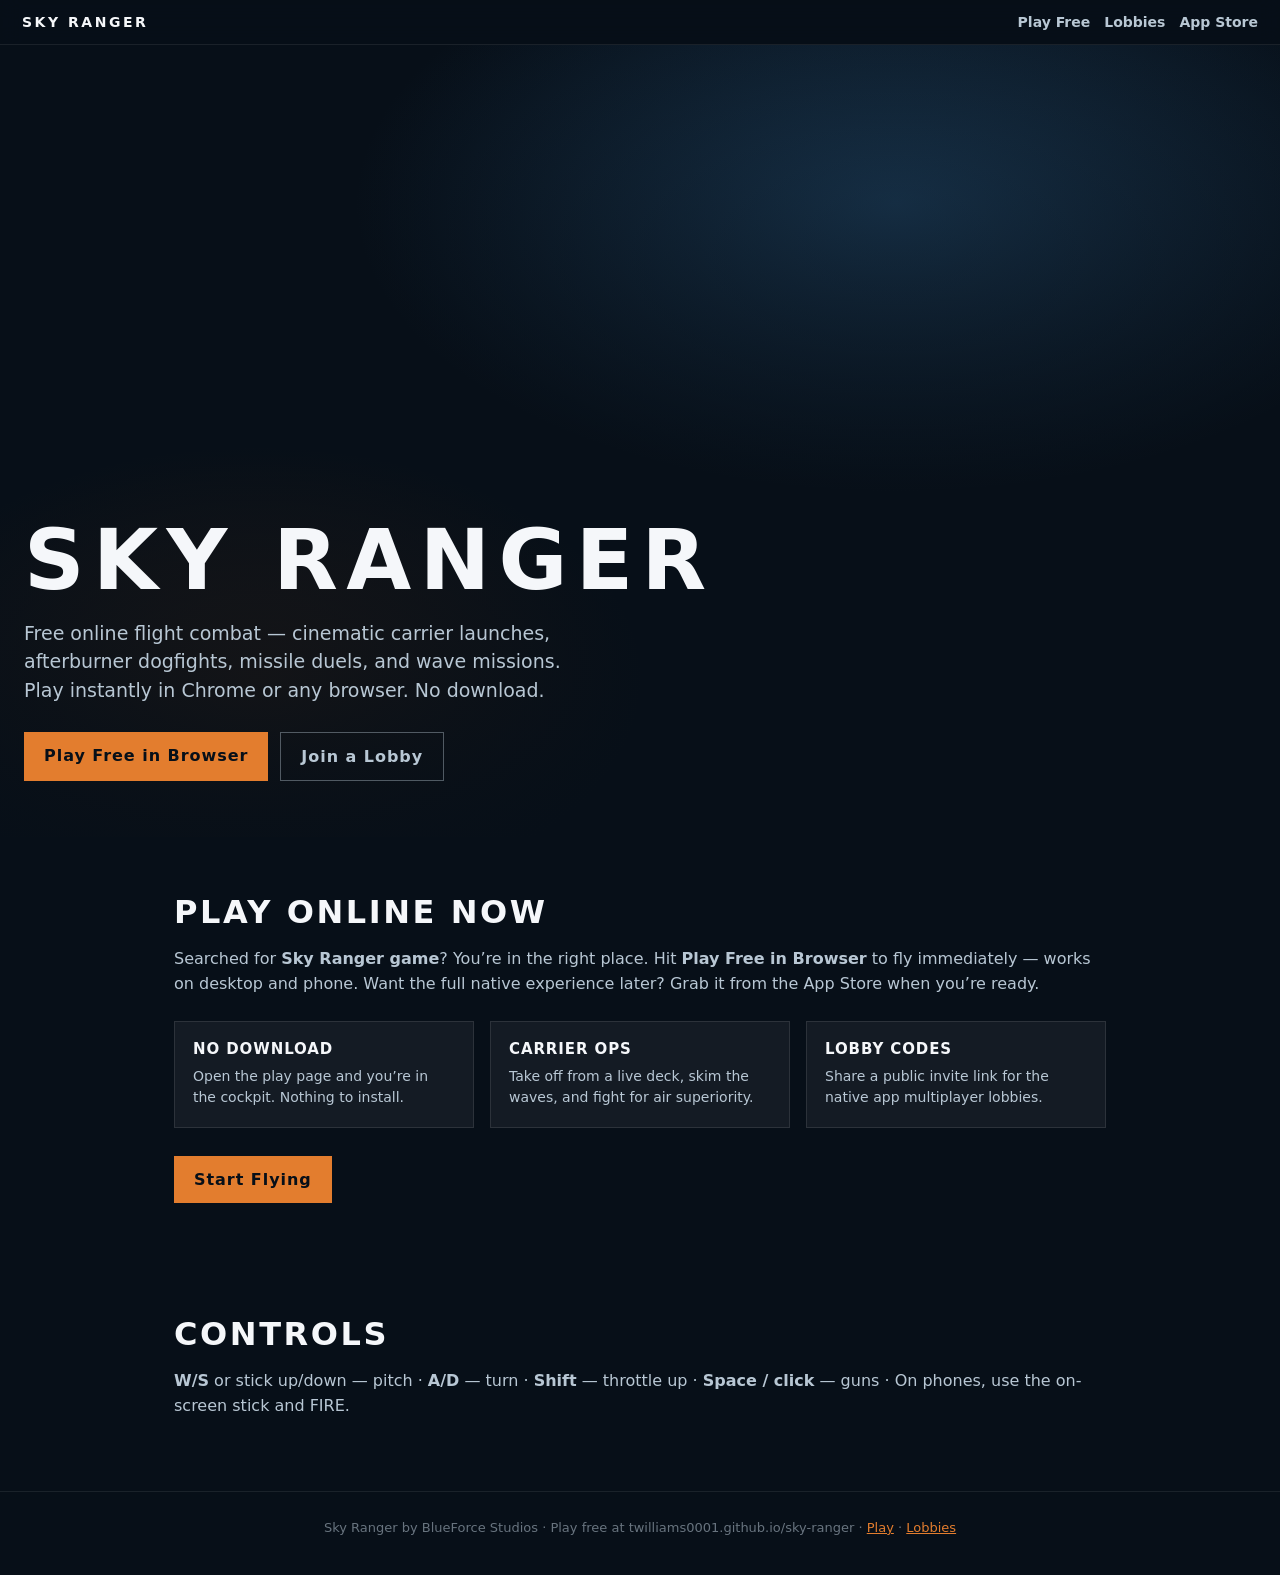
<file: index.html>
<!DOCTYPE html>
<html lang="en">
<head>
  <meta charset="utf-8" />
  <meta name="viewport" content="width=device-width, initial-scale=1" />
  <title>Sky Ranger — Free Online Flight Game (Play in Browser)</title>
  <meta name="description" content="Play Sky Ranger free in your browser — no download. Carrier takeoffs, dogfights over the ocean, and multiplayer lobbies. Search Sky Ranger game and fly now." />
  <meta name="keywords" content="Sky Ranger, Sky Ranger game, free flight game, play online, browser game, carrier jet game, BlueForce Studios" />
  <meta name="robots" content="index, follow" />
  <link rel="canonical" href="https://twilliams0001.github.io/sky-ranger/" />
  <meta property="og:type" content="website" />
  <meta property="og:title" content="Sky Ranger — Free Online Flight Game" />
  <meta property="og:description" content="Play free in your browser. No download required." />
  <meta property="og:url" content="https://twilliams0001.github.io/sky-ranger/" />
  <meta name="twitter:card" content="summary_large_image" />
  <meta name="theme-color" content="#070f18" />
  <link rel="stylesheet" href="styles.css" />
  <script type="application/ld+json">
  {
    "@context": "https://schema.org",
    "@type": "VideoGame",
    "name": "Sky Ranger",
    "description": "Free browser flight combat game with aircraft carrier ops. Play online without downloading.",
    "genre": ["Action", "Flight", "Combat"],
    "playMode": "SinglePlayer",
    "applicationCategory": "Game",
    "operatingSystem": "Any",
    "offers": {
      "@type": "Offer",
      "price": "0",
      "priceCurrency": "USD",
      "availability": "https://schema.org/InStock",
      "url": "https://twilliams0001.github.io/sky-ranger/play.html"
    },
    "author": {
      "@type": "Organization",
      "name": "BlueForce Studios"
    },
    "url": "https://twilliams0001.github.io/sky-ranger/"
  }
  </script>
</head>
<body>
  <nav class="site-nav" aria-label="Main">
    <a class="brand" href="./">SKY RANGER</a>
    <div class="nav-links">
      <a href="play.html">Play Free</a>
      <a href="lobby.html">Lobbies</a>
      <a href="https://apps.apple.com/search?term=Sky%20Ranger%20BlueForce" rel="noopener noreferrer">App Store</a>
    </div>
  </nav>

  <header class="hero">
    <div class="hero-inner">
      <h1>SKY RANGER</h1>
      <p>
        Free online flight combat — cinematic carrier launches, afterburner dogfights,
        missile duels, and wave missions. Play instantly in Chrome or any browser. No download.
      </p>
      <div class="cta-row">
        <a class="btn btn-primary" href="play.html">Play Free in Browser</a>
        <a class="btn btn-ghost" href="lobby.html">Join a Lobby</a>
      </div>
    </div>
  </header>

  <main>
    <section class="section" id="about">
      <h2>PLAY ONLINE NOW</h2>
      <p>
        Searched for <strong>Sky Ranger game</strong>? You’re in the right place.
        Hit <strong>Play Free in Browser</strong> to fly immediately — works on desktop and phone.
        Want the full native experience later? Grab it from the App Store when you’re ready.
      </p>
      <div class="grid-3">
        <article class="card">
          <h3>NO DOWNLOAD</h3>
          <p>Open the play page and you’re in the cockpit. Nothing to install.</p>
        </article>
        <article class="card">
          <h3>CARRIER OPS</h3>
          <p>Take off from a live deck, skim the waves, and fight for air superiority.</p>
        </article>
        <article class="card">
          <h3>LOBBY CODES</h3>
          <p>Share a public invite link for the native app multiplayer lobbies.</p>
        </article>
      </div>
      <div class="cta-row">
        <a class="btn btn-primary" href="play.html">Start Flying</a>
      </div>
    </section>

    <section class="section" id="controls">
      <h2>CONTROLS</h2>
      <p>
        <strong>W/S</strong> or stick up/down — pitch ·
        <strong>A/D</strong> — turn ·
        <strong>Shift</strong> — throttle up ·
        <strong>Space / click</strong> — guns ·
        On phones, use the on-screen stick and FIRE.
      </p>
    </section>
  </main>

  <footer class="footer">
    Sky Ranger by BlueForce Studios · Play free at twilliams0001.github.io/sky-ranger ·
    <a href="play.html">Play</a> ·
    <a href="lobby.html">Lobbies</a>
  </footer>
</body>
</html>
</file>
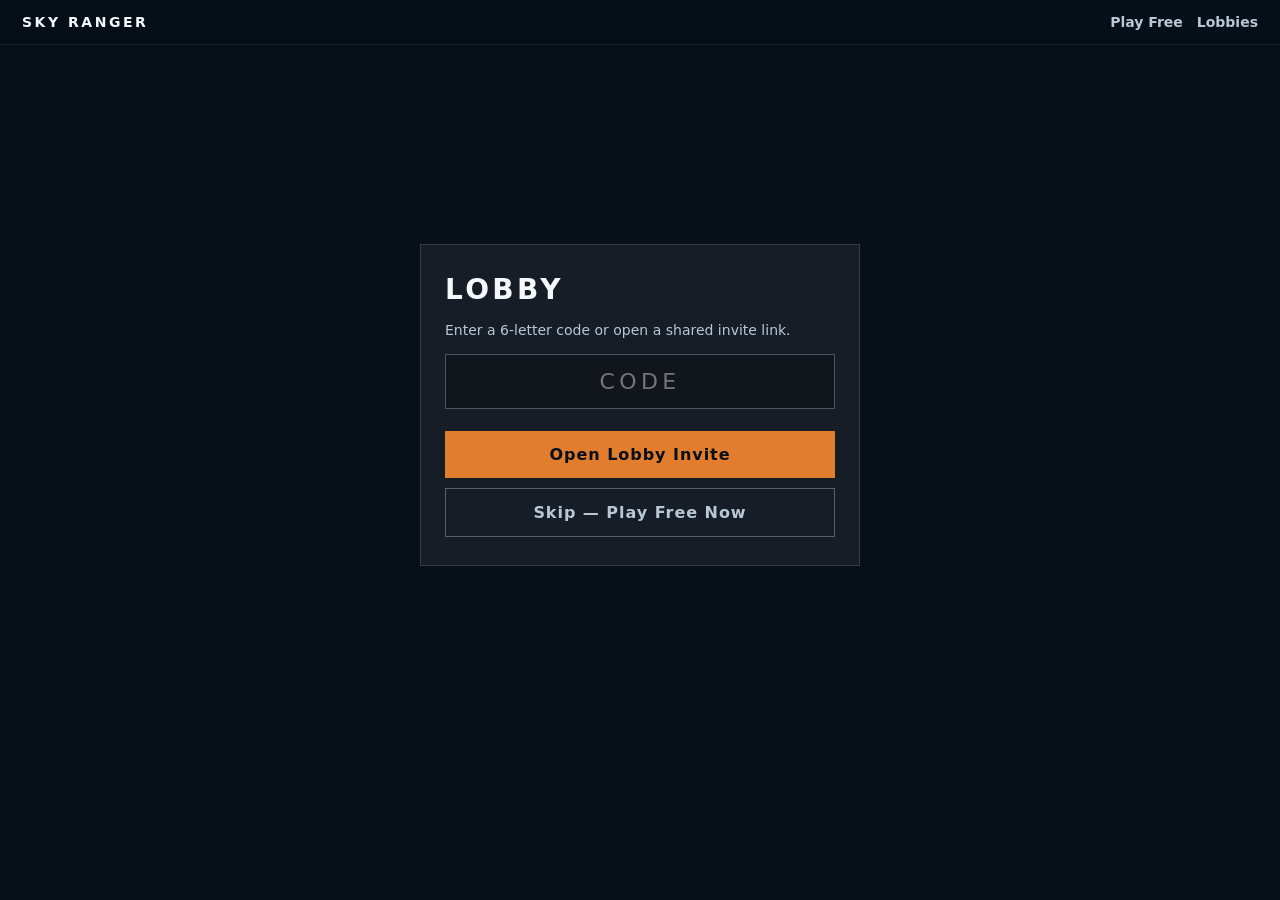
<file: lobby.html>
<!DOCTYPE html>
<html lang="en">
<head>
  <meta charset="utf-8" />
  <meta name="viewport" content="width=device-width, initial-scale=1" />
  <title>Sky Ranger Lobbies — Join with a Code</title>
  <meta name="description" content="Join a Sky Ranger multiplayer lobby with a public invite code. Play the free browser game or open the native app." />
  <meta name="robots" content="index, follow" />
  <meta name="referrer" content="no-referrer" />
  <link rel="canonical" href="https://twilliams0001.github.io/sky-ranger/lobby.html" />
  <link rel="stylesheet" href="styles.css" />
  <style>
    .lobby-wrap { min-height: 80vh; display:grid; place-items:center; padding:24px; }
    .lobby-card {
      width: min(440px, 100%);
      padding: 28px 24px;
      background: rgba(255,255,255,0.06);
      border: 1px solid rgba(255,255,255,0.14);
    }
    .code {
      margin: 18px 0 8px;
      font-size: clamp(34px, 9vw, 48px);
      letter-spacing: 0.2em;
      font-weight: 800;
      color: var(--accent);
    }
    .hint { color: var(--mist); font-size: 14px; line-height: 1.45; }
    .error { color: #d96464; font-size: 13px; display:none; margin: 0 0 12px; }
    .error.show { display:block; }
    input.code-input {
      width: 100%;
      margin: 0 0 10px;
      padding: 14px;
      border: 1px solid rgba(184,199,212,0.35);
      background: rgba(0,0,0,0.25);
      color: #fff;
      font: inherit;
      font-size: 22px;
      letter-spacing: 0.2em;
      text-align: center;
      text-transform: uppercase;
    }
    .actions { display:grid; gap:10px; margin-top: 12px; }
  </style>
</head>
<body>
  <nav class="site-nav">
    <a class="brand" href="./">SKY RANGER</a>
    <div class="nav-links">
      <a href="play.html">Play Free</a>
      <a href="lobby.html">Lobbies</a>
    </div>
  </nav>

  <div class="lobby-wrap">
    <main class="lobby-card">
      <h1 style="margin:0;letter-spacing:0.12em;font-size:28px">LOBBY</h1>
      <p class="hint" id="subtitle">Enter a 6-letter code or open a shared invite link.</p>
      <p class="error" id="error" role="alert"></p>

      <div id="with-code" hidden>
        <div class="code" id="code-display">------</div>
        <p class="hint">Native app multiplayer invite. Play free in browser anytime.</p>
        <div class="actions">
          <a class="btn btn-primary" id="open-app" href="#">Open in Sky Ranger App</a>
          <button class="btn btn-ghost" id="copy-link" type="button">Copy public link</button>
          <a class="btn btn-ghost" href="play.html">Play Free in Browser</a>
        </div>
      </div>

      <div id="no-code">
        <input class="code-input" id="code-input" maxlength="6" placeholder="CODE" autocomplete="off" spellcheck="false" />
        <div class="actions">
          <button class="btn btn-primary" id="go-btn" type="button">Open Lobby Invite</button>
          <a class="btn btn-ghost" href="play.html">Skip — Play Free Now</a>
        </div>
      </div>
    </main>
  </div>

  <script>
    (function () {
      "use strict";
      var CODE_RE = /^[A-HJ-NP-Z]{6}$/;
      function sanitize(raw) {
        var cleaned = String(raw || "").toUpperCase().replace(/[^A-HJ-NP-Z]/g, "").slice(0, 6);
        return CODE_RE.test(cleaned) ? cleaned : "";
      }
      function setText(id, v) { var el = document.getElementById(id); if (el) el.textContent = String(v); }
      function showError(msg) {
        var el = document.getElementById("error");
        el.textContent = msg || "";
        el.classList.toggle("show", !!msg);
      }
      function publicURL(code) {
        return location.origin + location.pathname.replace(/lobby\.html$/i, "") + "lobby.html?c=" + encodeURIComponent(code);
      }
      function deepLink(code) { return "skyranger://lobby/" + sanitize(code); }
      function show(code) {
        var safe = sanitize(code);
        if (!safe) { showError("Invalid lobby code."); return; }
        showError("");
        document.getElementById("with-code").hidden = false;
        document.getElementById("no-code").hidden = true;
        setText("code-display", safe);
        setText("subtitle", "You’re invited to a Sky Ranger lobby.");
        var a = document.getElementById("open-app");
        a.setAttribute("href", deepLink(safe));
        document.title = "Sky Ranger Lobby " + safe;
      }
      var params = new URLSearchParams(location.search);
      var code = sanitize(params.get("c") || params.get("code") || "");
      if (code) show(code);
      else if (location.search.indexOf("c=") !== -1) showError("That lobby link is invalid.");

      document.getElementById("go-btn").addEventListener("click", function () {
        var next = sanitize(document.getElementById("code-input").value);
        if (!next) { showError("Enter a valid 6-letter code."); return; }
        location.assign(publicURL(next));
      });
      document.getElementById("code-input").addEventListener("input", function (e) {
        var v = String(e.target.value || "").toUpperCase().replace(/[^A-HJ-NP-Z]/g, "").slice(0, 6);
        if (e.target.value !== v) e.target.value = v;
      });
      document.getElementById("copy-link").addEventListener("click", function () {
        var c = sanitize(document.getElementById("code-display").textContent);
        var url = publicURL(c);
        if (navigator.clipboard) navigator.clipboard.writeText(url).then(function () {
          setText("copy-link", "Copied");
          setTimeout(function () { setText("copy-link", "Copy public link"); }, 1200);
        });
      });
      document.getElementById("open-app").addEventListener("click", function (e) {
        var href = this.getAttribute("href") || "";
        if (!/^skyranger:\/\/lobby\/[A-HJ-NP-Z]{6}$/.test(href)) {
          e.preventDefault();
          showError("Blocked unsafe app link.");
        }
      });
    })();
  </script>
</body>
</html>
</file>
<file: styles.css>
/* Sky Ranger browser site */
:root {
  --ocean: #070f18;
  --mist: #b8c7d4;
  --accent: #e37d2e;
  --white: #f5f7fa;
  --panel: rgba(8, 18, 28, 0.72);
}

* { box-sizing: border-box; }
html, body {
  margin: 0;
  min-height: 100%;
  font-family: "Avenir Next", "Segoe UI", system-ui, sans-serif;
  color: var(--white);
  background: var(--ocean);
}

a { color: var(--accent); }

.site-nav {
  position: sticky;
  top: 0;
  z-index: 20;
  display: flex;
  gap: 16px;
  align-items: center;
  justify-content: space-between;
  padding: 14px 22px;
  background: rgba(7, 15, 24, 0.88);
  border-bottom: 1px solid rgba(255,255,255,0.08);
  backdrop-filter: blur(10px);
}

.brand {
  font-weight: 800;
  letter-spacing: 0.18em;
  font-size: 14px;
  text-decoration: none;
  color: var(--white);
}

.nav-links {
  display: flex;
  gap: 14px;
  align-items: center;
}

.nav-links a {
  color: var(--mist);
  text-decoration: none;
  font-size: 14px;
  font-weight: 600;
}

.btn {
  display: inline-block;
  border: 0;
  cursor: pointer;
  text-decoration: none;
  font: inherit;
  font-weight: 800;
  letter-spacing: 0.06em;
  padding: 14px 20px;
  text-align: center;
}

.btn-primary { background: var(--accent); color: var(--ocean); }
.btn-ghost {
  background: transparent;
  color: var(--mist);
  border: 1px solid rgba(184,199,212,0.4);
}

.hero {
  position: relative;
  min-height: min(88vh, 820px);
  display: grid;
  align-items: end;
  padding: 48px 24px 56px;
  overflow: hidden;
  background:
    linear-gradient(180deg, rgba(7,15,24,0.15), rgba(7,15,24,0.92)),
    radial-gradient(900px 480px at 70% 20%, #1b3a55 0%, transparent 60%),
    radial-gradient(700px 420px at 20% 80%, #3a2414 0%, transparent 55%),
    var(--ocean);
}

.hero-inner {
  width: min(720px, 100%);
}

.hero h1 {
  margin: 0;
  font-size: clamp(42px, 9vw, 84px);
  letter-spacing: 0.1em;
  line-height: 0.95;
}

.hero p {
  margin: 18px 0 0;
  max-width: 34rem;
  color: var(--mist);
  font-size: clamp(16px, 2.4vw, 19px);
  line-height: 1.5;
}

.cta-row {
  display: flex;
  flex-wrap: wrap;
  gap: 12px;
  margin-top: 28px;
}

.section {
  padding: 56px 24px;
  max-width: 980px;
  margin: 0 auto;
}

.section h2 {
  margin: 0 0 12px;
  letter-spacing: 0.08em;
  font-size: clamp(22px, 4vw, 32px);
}

.section p {
  color: var(--mist);
  line-height: 1.55;
  font-size: 16px;
}

.grid-3 {
  display: grid;
  gap: 16px;
  margin-top: 24px;
}

@media (min-width: 760px) {
  .grid-3 { grid-template-columns: repeat(3, 1fr); }
}

.card {
  padding: 18px;
  background: rgba(255,255,255,0.05);
  border: 1px solid rgba(255,255,255,0.1);
}

.card h3 {
  margin: 0 0 8px;
  letter-spacing: 0.06em;
  font-size: 15px;
}

.card p { margin: 0; font-size: 14px; }

.footer {
  padding: 28px 24px 40px;
  border-top: 1px solid rgba(255,255,255,0.08);
  color: rgba(184,199,212,0.55);
  font-size: 13px;
  text-align: center;
}

/* Play page */
.play-shell {
  position: fixed;
  inset: 0;
  background: #02060c;
}

#game-canvas {
  display: block;
  width: 100%;
  height: 100%;
}

.hud {
  position: absolute;
  inset: 0;
  pointer-events: none;
  z-index: 5;
}

.hud-top {
  display: flex;
  justify-content: space-between;
  gap: 12px;
  padding: 14px 16px;
  background: linear-gradient(180deg, rgba(0,0,0,0.55), transparent);
}

.hud-chip {
  pointer-events: auto;
  padding: 8px 12px;
  background: var(--panel);
  border: 1px solid rgba(255,255,255,0.12);
  font-size: 13px;
  font-weight: 700;
  letter-spacing: 0.05em;
}

.hud-chip.quiet { opacity: 0.8; font-size: 11px; }
.hud-chip.brand a { color: inherit; text-decoration: none; }
.hud-stack { display: grid; gap: 6px; }
.hud-stack.center { justify-items: center; }
.hud-stack.right { justify-items: end; }

.hud-msg {
  max-width: 46vw;
  padding: 10px 14px;
  background: var(--panel);
  border: 1px solid rgba(255,255,255,0.12);
  font-size: 13px;
  font-weight: 700;
  letter-spacing: 0.04em;
  text-align: center;
}

.reticle {
  position: absolute;
  left: 50%;
  top: 46%;
  width: 22px;
  height: 22px;
  margin: -11px 0 0 -11px;
  border: 2px solid rgba(227, 125, 46, 0.85);
  border-radius: 50%;
  box-shadow: 0 0 0 1px rgba(0,0,0,0.35);
}
.reticle::before, .reticle::after {
  content: "";
  position: absolute;
  background: rgba(227, 125, 46, 0.9);
}
.reticle::before { left: 50%; top: -6px; width: 2px; height: 34px; margin-left: -1px; }
.reticle::after { top: 50%; left: -6px; height: 2px; width: 34px; margin-top: -1px; }

.radar {
  position: absolute;
  right: 16px;
  bottom: 110px;
  width: 140px;
  height: 140px;
  border-radius: 50%;
  border: 1px solid rgba(255,255,255,0.2);
  background: rgba(4, 14, 22, 0.65);
}

.bars {
  position: absolute;
  left: 16px;
  bottom: 110px;
  width: min(220px, 42vw);
  display: grid;
  gap: 8px;
}
.bar {
  display: grid;
  grid-template-columns: 28px 1fr;
  gap: 8px;
  align-items: center;
  font-size: 11px;
  font-weight: 800;
  letter-spacing: 0.08em;
  color: var(--mist);
}
.track {
  height: 10px;
  background: rgba(255,255,255,0.08);
  border: 1px solid rgba(255,255,255,0.12);
}
.track i {
  display: block;
  height: 100%;
  width: 100%;
  background: linear-gradient(90deg, #d96464, #e37d2e);
  transform-origin: left center;
  transform: scaleX(1);
}

.touch-actions {
  display: flex;
  gap: 10px;
  align-items: end;
}
.fire-btn.secondary {
  width: 70px;
  height: 70px;
  background: #d9e2ea;
  color: #0a1724;
}

.overlay-card.wide { width: min(520px, 100%); }
.eyebrow {
  margin: 0 0 8px;
  letter-spacing: 0.18em;
  font-size: 11px;
  font-weight: 800;
  color: var(--accent);
}
.lead { font-size: 16px; }
.feature-list {
  text-align: left;
  color: var(--mist);
  line-height: 1.55;
  margin: 16px auto;
  padding-left: 18px;
  max-width: 26rem;
}
.controls-line { font-size: 12px; opacity: 0.85; }

.hud-bottom {
  position: absolute;
  left: 0;
  right: 0;
  bottom: 0;
  padding: 16px;
  display: flex;
  justify-content: space-between;
  align-items: end;
  gap: 12px;
  background: linear-gradient(0deg, rgba(0,0,0,0.55), transparent);
}

.touch-pad {
  pointer-events: auto;
  width: 120px;
  height: 120px;
  border-radius: 50%;
  border: 1px solid rgba(255,255,255,0.2);
  background: rgba(255,255,255,0.06);
  touch-action: none;
}

.fire-btn {
  pointer-events: auto;
  width: 86px;
  height: 86px;
  border-radius: 50%;
  border: 0;
  background: var(--accent);
  color: var(--ocean);
  font-weight: 800;
  letter-spacing: 0.06em;
}

.overlay-panel {
  position: absolute;
  inset: 0;
  display: grid;
  place-items: center;
  background: rgba(2, 6, 12, 0.72);
  z-index: 8;
  padding: 24px;
}

.overlay-card {
  width: min(420px, 100%);
  padding: 28px 22px;
  background: rgba(10, 20, 30, 0.95);
  border: 1px solid rgba(255,255,255,0.14);
  text-align: center;
}

.overlay-card h1 {
  margin: 0;
  letter-spacing: 0.14em;
  font-size: clamp(28px, 7vw, 40px);
}

.overlay-card p {
  color: var(--mist);
  line-height: 1.45;
}

.overlay-card .cta-row {
  justify-content: center;
}

.hidden { display: none !important; }

@media (min-width: 900px) {
  .touch-only { display: none !important; }
}

@media (max-width: 899px) {
  .radar { right: 12px; bottom: 160px; width: 110px; height: 110px; }
  .bars { bottom: 160px; }
}
</file>
